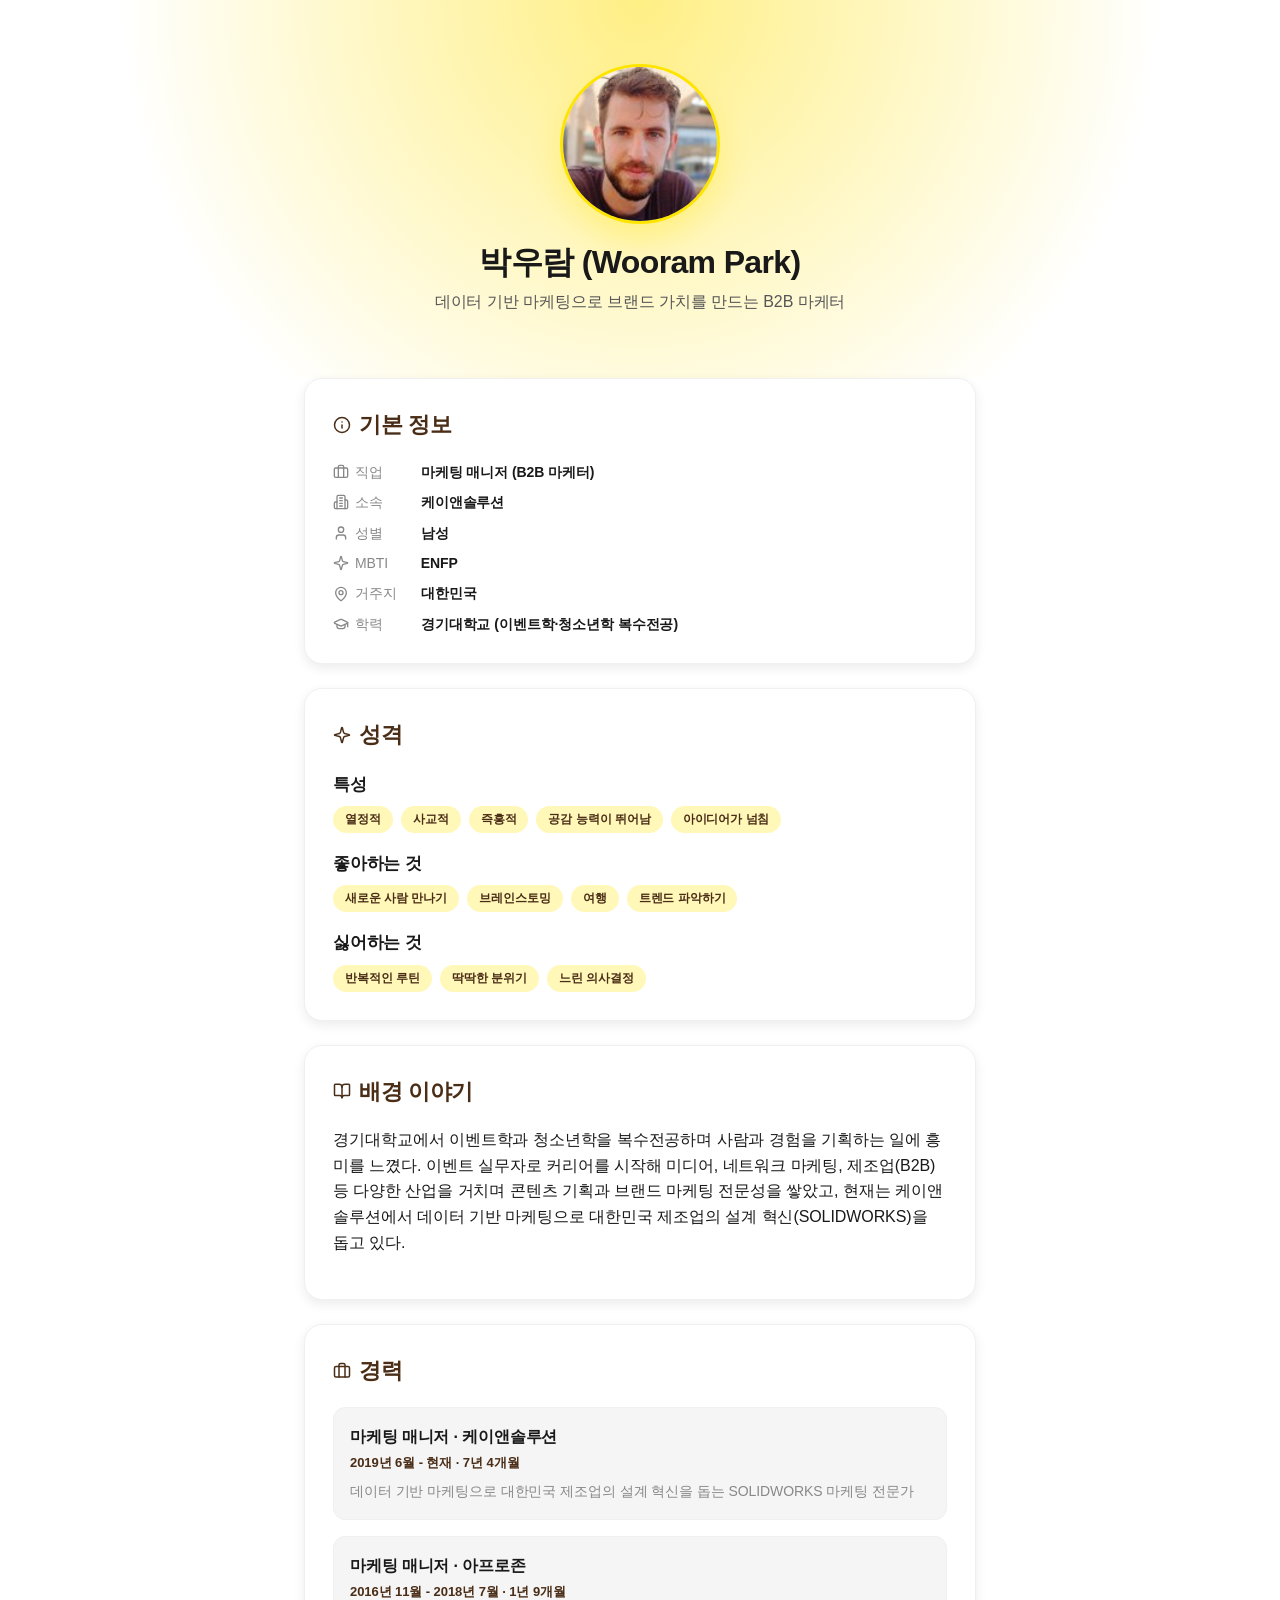
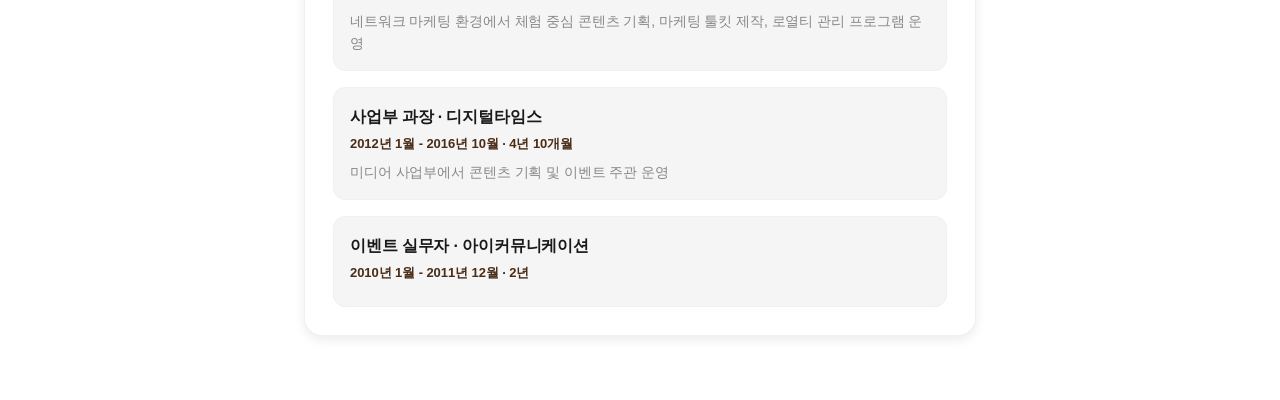
<file: temp/persona-site/index.html>
<!DOCTYPE html>
<html lang="ko">
<head>
  <meta charset="UTF-8" />
  <meta name="viewport" content="width=device-width, initial-scale=1.0" />
  <title>인물 프로필</title>
  <link rel="icon" href="data:image/svg+xml,%3Csvg xmlns='http://www.w3.org/2000/svg' viewBox='0 0 32 32'%3E%3Crect width='32' height='32' rx='9' fill='%23FEE500'/%3E%3Ctext x='16' y='23' font-size='17' font-family='Arial, sans-serif' font-weight='bold' text-anchor='middle' fill='%234A2D17'%3E우%3C/text%3E%3C/svg%3E" />
  <link rel="stylesheet" href="css/style.css" />
</head>
<body>
  <header class="hero">
    <img id="hero-photo" class="hero-photo" src="" alt="" />
    <h1 id="hero-name"></h1>
    <p id="hero-tagline" class="hero-tagline"></p>
  </header>

  <main>
    <section class="card" id="section-basic-info">
      <h2><svg class="icon" viewBox="0 0 24 24" width="18" height="18" fill="none" stroke="currentColor" stroke-width="2" stroke-linecap="round" stroke-linejoin="round" aria-hidden="true"><circle cx="12" cy="12" r="10"/><path d="M12 16v-4"/><path d="M12 8h.01"/></svg>기본 정보</h2>
      <dl id="basic-info-list" class="kv-list"></dl>
    </section>

    <section class="card" id="section-appearance">
      <h2><svg class="icon" viewBox="0 0 24 24" width="18" height="18" fill="none" stroke="currentColor" stroke-width="2" stroke-linecap="round" stroke-linejoin="round" aria-hidden="true"><path d="M2.062 12.348a1 1 0 0 1 0-.696 10.75 10.75 0 0 1 19.876 0 1 1 0 0 1 0 .696 10.75 10.75 0 0 1-19.876 0"/><circle cx="12" cy="12" r="3"/></svg>외형</h2>
      <p id="appearance-description"></p>
      <ul id="appearance-features" class="tag-list"></ul>
    </section>

    <section class="card" id="section-personality">
      <h2><svg class="icon" viewBox="0 0 24 24" width="18" height="18" fill="none" stroke="currentColor" stroke-width="2" stroke-linecap="round" stroke-linejoin="round" aria-hidden="true"><path d="M9.937 15.5A2 2 0 0 0 8.5 14.063l-6.135-1.582a.5.5 0 0 1 0-.962L8.5 9.936A2 2 0 0 0 9.937 8.5l1.582-6.135a.5.5 0 0 1 .963 0L14.063 8.5A2 2 0 0 0 15.5 9.937l6.135 1.581a.5.5 0 0 1 0 .964L15.5 14.063a2 2 0 0 0-1.437 1.437l-1.582 6.135a.5.5 0 0 1-.963 0z"/></svg>성격</h2>
      <h3>특성</h3>
      <ul id="personality-traits" class="tag-list"></ul>
      <h3>좋아하는 것</h3>
      <ul id="personality-likes" class="tag-list"></ul>
      <h3>싫어하는 것</h3>
      <ul id="personality-dislikes" class="tag-list"></ul>
    </section>

    <section class="card" id="section-background">
      <h2><svg class="icon" viewBox="0 0 24 24" width="18" height="18" fill="none" stroke="currentColor" stroke-width="2" stroke-linecap="round" stroke-linejoin="round" aria-hidden="true"><path d="M12 7v14"/><path d="M3 18a1 1 0 0 1-1-1V4a1 1 0 0 1 1-1h5a4 4 0 0 1 4 4 4 4 0 0 1 4-4h5a1 1 0 0 1 1 1v13a1 1 0 0 1-1 1h-6a3 3 0 0 0-3 3 3 3 0 0 0-3-3z"/></svg>배경 이야기</h2>
      <p id="background-text"></p>
    </section>

    <section class="card" id="section-career">
      <h2><svg class="icon" viewBox="0 0 24 24" width="18" height="18" fill="none" stroke="currentColor" stroke-width="2" stroke-linecap="round" stroke-linejoin="round" aria-hidden="true"><path d="M16 20V4a2 2 0 0 0-2-2h-4a2 2 0 0 0-2 2v16"/><rect width="20" height="14" x="2" y="6" rx="2"/></svg>경력</h2>
      <div id="career-list" class="career-grid"></div>
    </section>

    <section class="card" id="section-goals">
      <h2><svg class="icon" viewBox="0 0 24 24" width="18" height="18" fill="none" stroke="currentColor" stroke-width="2" stroke-linecap="round" stroke-linejoin="round" aria-hidden="true"><circle cx="12" cy="12" r="10"/><circle cx="12" cy="12" r="6"/><circle cx="12" cy="12" r="2"/></svg>목표</h2>
      <ul id="goals-list" class="tag-list"></ul>
    </section>

    <section class="card" id="section-gallery">
      <h2><svg class="icon" viewBox="0 0 24 24" width="18" height="18" fill="none" stroke="currentColor" stroke-width="2" stroke-linecap="round" stroke-linejoin="round" aria-hidden="true"><rect width="18" height="18" x="3" y="3" rx="2" ry="2"/><circle cx="9" cy="9" r="2"/><path d="m21 15-3.086-3.086a2 2 0 0 0-2.828 0L6 21"/></svg>갤러리</h2>
      <div id="gallery-grid" class="gallery-grid"></div>
    </section>
  </main>

  <script src="js/data.js"></script>
  <script src="js/main.js"></script>
</body>
</html>
</file>
<file: temp/persona-site/css/style.css>
/* Kakao 디자인 시스템(Kakao Yellow #FEE500 + 라이트 캔버스 + round 12~18px) 톤을 참고해 구성 */
:root {
  /* Primary - Kakao Yellow scale */
  --color-primary-50: #fff8b8;
  --color-primary-100: #ffef85;
  --color-primary-300: #fee52b;
  --color-primary-500: #fee500;

  /* Secondary - Kakao Brown (Ryan) : 텍스트 액센트용 (노랑은 대비가 약해 헤딩엔 브라운 사용) */
  --color-secondary-500: #4a2d17;

  /* Surface - light canvas */
  --bg-base: #ffffff;
  --bg-subtle: #f5f5f5;
  --bg-elevated: #ffffff;

  /* Text */
  --text-primary: #191919;
  --text-secondary: #555555;
  --text-tertiary: #888888;
  --text-on-primary: #191919; /* Kakao Yellow 위엔 항상 검정 텍스트 */

  /* Border */
  --border-default: #f0f0f0;
  --border-strong: #d9d9d9;

  /* Shadow */
  --shadow-md: 0 4px 12px rgba(0, 0, 0, 0.08);
  --shadow-xl: 0 16px 32px rgba(254, 229, 0, 0.3);

  /* Motion */
  --ease-out: cubic-bezier(0.4, 0, 0.2, 1);

  /* aliases used throughout this file */
  --bg: var(--bg-base);
  --card-bg: var(--bg-elevated);
  --text: var(--text-primary);
  --text-muted: var(--text-tertiary);
  --accent: var(--color-secondary-500);
  --border: var(--border-default);
}

* {
  box-sizing: border-box;
}

body {
  margin: 0;
  background: var(--bg);
  color: var(--text);
  font-family: "Pretendard", "KakaoFont", "Apple SD Gothic Neo", "Malgun Gothic", -apple-system,
    sans-serif;
  font-weight: 500;
  letter-spacing: -0.005em;
  line-height: 1.6;
}

.hero {
  display: flex;
  flex-direction: column;
  align-items: center;
  text-align: center;
  padding: 4rem 1.5rem 3rem;
  background: radial-gradient(circle at top, var(--color-primary-100), var(--bg-base) 70%);
}

.hero-photo,
.hero-photo-placeholder {
  width: 160px;
  height: 160px;
  border-radius: 50%;
  object-fit: cover;
  border: 3px solid var(--color-primary-500);
  box-shadow: var(--shadow-xl);
  margin-bottom: 1.25rem;
}

.hero-photo-placeholder {
  display: flex;
  align-items: center;
  justify-content: center;
  font-size: 3rem;
  font-weight: 800;
  background: var(--color-primary-50);
  color: var(--accent);
}

.hero h1 {
  margin: 0;
  font-size: 32px;
  font-weight: 800;
  line-height: 1.15;
  letter-spacing: -0.02em;
}

.hero-tagline {
  color: var(--text-secondary);
  font-size: 16px;
  font-weight: 500;
  margin-top: 0.5rem;
}

main {
  max-width: 720px;
  margin: 0 auto;
  padding: 0 1.5rem 4rem;
  display: flex;
  flex-direction: column;
  gap: 1.5rem;
}

.card {
  background: var(--card-bg);
  border: 1px solid var(--border);
  border-radius: 18px;
  padding: 1.75rem;
  box-shadow: var(--shadow-md);
  transition: box-shadow 200ms var(--ease-out);
}

.card:hover {
  box-shadow: 0 8px 24px rgba(0, 0, 0, 0.12);
}

.card h2 {
  margin-top: 0;
  font-size: 22px;
  font-weight: 700;
  letter-spacing: -0.015em;
  color: var(--accent);
  display: flex;
  align-items: center;
  gap: 8px;
}

.icon {
  flex-shrink: 0;
}

.card h3 {
  font-size: 17px;
  font-weight: 700;
  letter-spacing: -0.01em;
  color: var(--text-primary);
  margin-bottom: 0.5rem;
}

.kv-list {
  display: grid;
  grid-template-columns: auto 1fr;
  gap: 0.5rem 1.5rem;
  margin: 0;
  font-size: 14px;
}

.kv-list dt {
  color: var(--text-muted);
  display: flex;
  align-items: center;
  gap: 6px;
}

.kv-list dd {
  margin: 0;
  color: var(--text);
  font-weight: 600;
}

.tag-list {
  list-style: none;
  padding: 0;
  margin: 0 0 1rem;
  display: flex;
  flex-wrap: wrap;
  gap: 0.5rem;
}

.tag-list:last-child {
  margin-bottom: 0;
}

.tag-list li {
  background: var(--color-primary-50);
  border: none;
  border-radius: 9999px;
  padding: 4px 12px;
  font-size: 12px;
  font-weight: 700;
  letter-spacing: -0.005em;
  color: var(--color-secondary-500);
}

.career-grid {
  display: grid;
  gap: 1rem;
}

.career-card {
  background: var(--bg-subtle);
  border: 1px solid var(--border);
  border-radius: 12px;
  padding: 1rem;
  transition: border-color 200ms var(--ease-out);
}

.career-card:hover {
  border-color: var(--color-primary-500);
}

.career-card h3 {
  margin: 0 0 0.25rem;
  color: var(--text);
  font-size: 16px;
  font-weight: 700;
}

.career-period {
  color: var(--accent);
  font-size: 13px;
  font-weight: 700;
  margin: 0 0 0.4rem;
}

.career-note {
  color: var(--text-muted);
  margin: 0;
  font-size: 14px;
  font-weight: 500;
}

.gallery-grid {
  display: grid;
  grid-template-columns: repeat(auto-fill, minmax(140px, 1fr));
  gap: 1rem;
}

.gallery-grid figure {
  margin: 0;
}

.gallery-grid img {
  width: 100%;
  aspect-ratio: 1;
  object-fit: cover;
  border-radius: 12px;
}

.gallery-grid figcaption {
  margin-top: 0.4rem;
  font-size: 13px;
  color: var(--text-muted);
  text-align: center;
}
</file>
